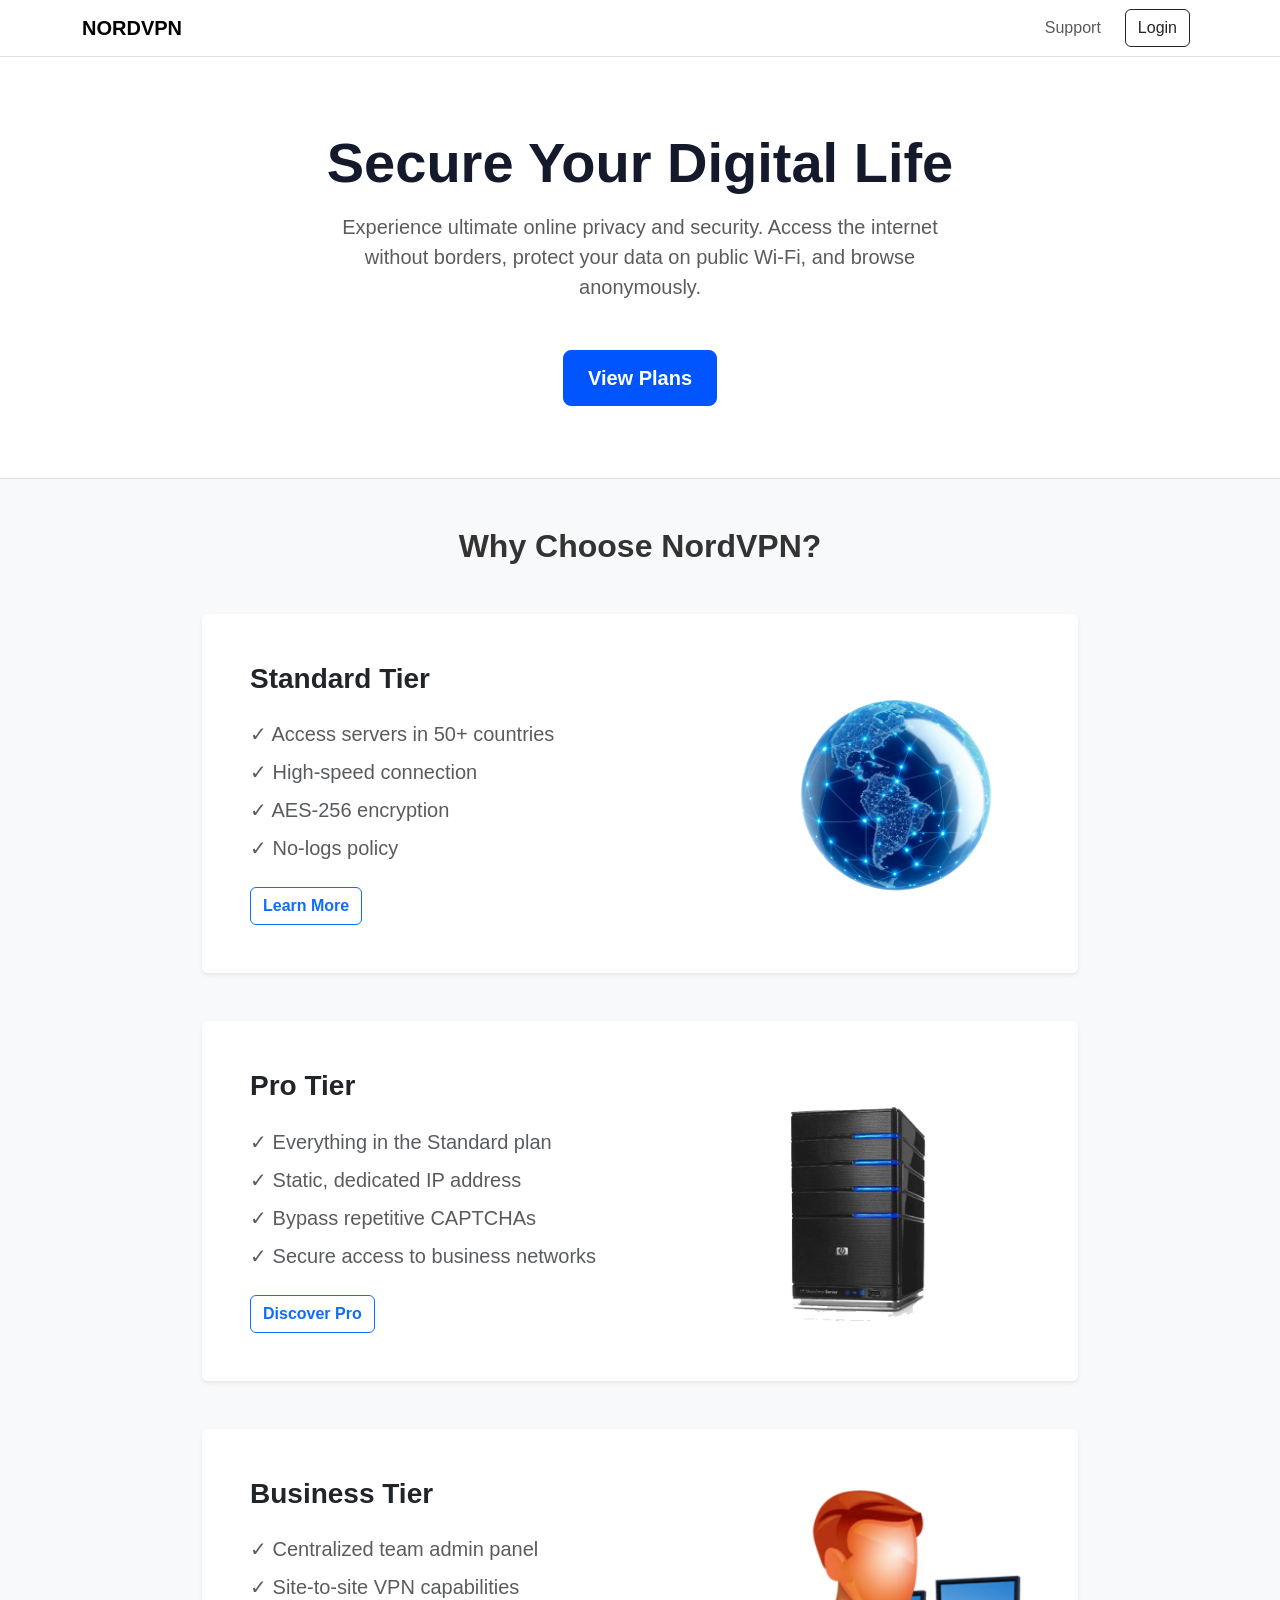
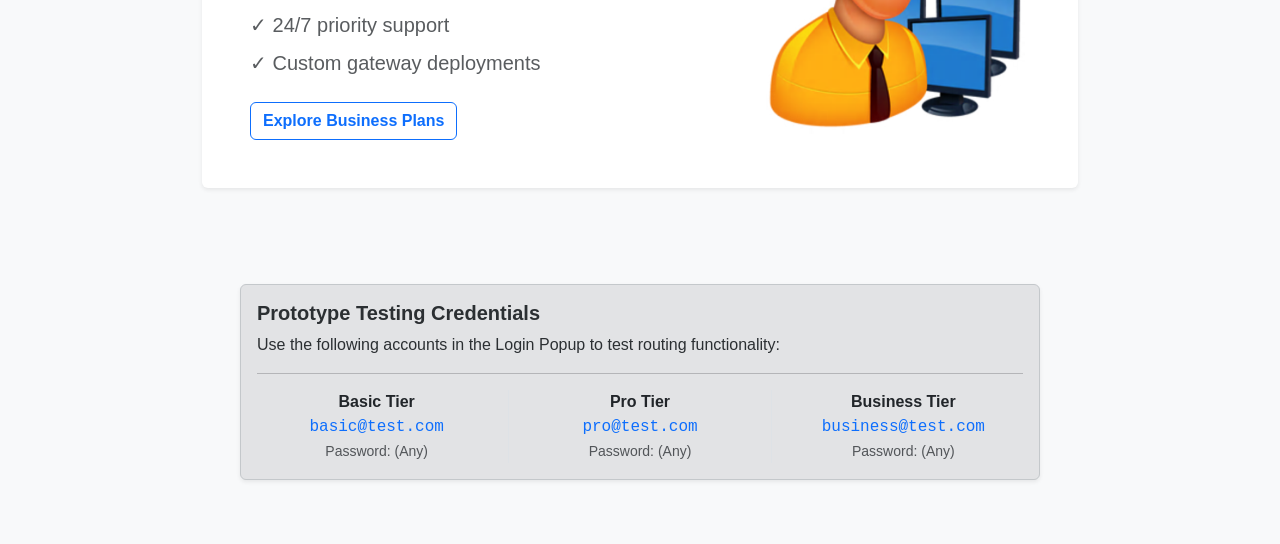
<file: index.html>
<!DOCTYPE html>
<html lang="en">
<head>
    <!-- Character encoding and viewport setup -->
    <meta charset="UTF-8">
    <meta name="viewport" content="width=device-width, initial-scale=1.0">

    <!-- Cache-control tags to ensure the browser fetches fresh code every time -->
    <meta http-equiv="Cache-Control" content="no-cache, no-store, must-revalidate">
    <meta http-equiv="Pragma" content="no-cache">
    <meta http-equiv="Expires" content="0">
    
    <!-- Page Title -->
    <title>NordVPN - Secure Your Digital Life</title>
    
    <!-- Bootstrap CSS framework -->
    <link href="https://cdn.jsdelivr.net/npm/bootstrap@5.3.0/dist/css/bootstrap.min.css" rel="stylesheet">
    
    <!-- Link to style.css -->
    <link rel="stylesheet" href="style.css">
</head>
<body class="bg-light">
    <header>
        <!-- Navigation bar uses Bootstrap -->
        <nav class="navbar navbar-expand-lg navbar-light bg-white border-bottom">
            <div class="container">

                <!-- NordVPN Logo -->
                <a class="navbar-brand fw-bold" href="index.html">NORDVPN</a>

                <!-- Navigation links align right -->
                <div class="navbar-nav ms-auto align-items-center">
                    <a class="nav-link me-3" href="contact.html">Support</a>
                    
                    <!-- Login Popup Trigger -->
                    <button class="btn btn-outline-dark me-2" data-bs-toggle="modal" data-bs-target="#loginModal">Login</button>
                </div>
            </div>
        </nav>
    </header>

    <main>
        <!-- Hero Section -->
        <div class="py-5 text-center bg-white border-bottom">
            <div class="container mt-4 mb-4">
                <h1 class="display-4 fw-bold mb-3">Secure Your Digital Life</h1>
                <p class="lead text-muted mb-5 mx-auto" style="max-width: 600px;">
                    Experience ultimate online privacy and security. Access the internet without borders, protect your data on public Wi-Fi, and browse anonymously.
                </p>
                <div class="d-flex justify-content-center gap-3">
                    <a href="pricing.html" class="btn btn-primary btn-lg px-4 fw-bold">View Plans</a>
                </div>
            </div>
        </div>

        <div class="container py-5 mx-auto" style="max-width: 900px;">
            <h2 class="text-center mb-5 fw-bold">Why Choose NordVPN?</h2>
            
            <!-- Standard Tier Section -->
            <div class="card mb-5 shadow-sm border-0 bg-white">
                <div class="row g-0 align-items-center">
                    <div class="col-md-7 p-4 p-md-5">
                        <h3 class="mb-4 fw-bold">Standard Tier</h3>
                        <ul class="list-unstyled text-muted mb-4 fs-5">
                            <li class="mb-2">✓ Access servers in 50+ countries</li>
                            <li class="mb-2">✓ High-speed connection</li>
                            <li class="mb-2">✓ AES-256 encryption</li>
                            <li>✓ No-logs policy</li>
                        </ul>
                        <a href="pricing.html" class="btn btn-outline-primary fw-bold">Learn More</a>
                    </div>
                    <div class="col-md-5 text-center p-3 p-md-0">
                        <img src="images/digital globe network.png" alt="digital globe network" class="img-fluid rounded-end" style="max-height: 250px; object-fit: cover;">
                    </div>
                </div>
            </div>

            <!-- Pro Tier Section -->
            <div class="card mb-5 shadow-sm border-0 bg-white">
                <div class="row g-0 align-items-center">
                    <div class="col-md-7 p-4 p-md-5">
                        <h3 class="mb-4 fw-bold">Pro Tier</h3>
                        <ul class="list-unstyled text-muted mb-4 fs-5">
                            <li class="mb-2">✓ Everything in the Standard plan</li>
                            <li class="mb-2">✓ Static, dedicated IP address</li>
                            <li class="mb-2">✓ Bypass repetitive CAPTCHAs</li>
                            <li>✓ Secure access to business networks</li>
                        </ul>
                        <a href="pricing.html" class="btn btn-outline-primary fw-bold">Discover Pro</a>
                    </div>
                    <div class="col-md-5 text-center p-3 p-md-0">
                        <img src="images/server.png" alt="Dedicated Server" class="img-fluid rounded-end" style="max-height: 250px; object-fit: cover;">
                    </div>
                </div>
            </div>

            <!-- Business Tier Section -->
            <div class="card mb-5 shadow-sm border-0 bg-white">
                <div class="row g-0 align-items-center">
                    <div class="col-md-7 p-4 p-md-5">
                        <h3 class="mb-4 fw-bold">Business Tier</h3>
                        <ul class="list-unstyled text-muted mb-4 fs-5">
                            <li class="mb-2">✓ Centralized team admin panel</li>
                            <li class="mb-2">✓ Site-to-site VPN capabilities</li>
                            <li class="mb-2">✓ 24/7 priority support</li>
                            <li>✓ Custom gateway deployments</li>
                        </ul>
                        <a href="pricing.html" class="btn btn-outline-primary fw-bold">Explore Business Plans</a>
                    </div>
                    <div class="col-md-5 text-center p-3 p-md-0">
                        <img src="images/admin.png" alt="Admin Dashboard" class="img-fluid rounded-end" style="max-height: 250px; object-fit: cover;">
                    </div>
                </div>
            </div>
        </div>

        <!-- Test credentials for workmate/son testing -->
        <div class="container pb-5">
            <div class="alert alert-secondary text-start mx-auto shadow-sm" style="max-width: 800px;" role="alert">
                <h5 class="alert-heading fw-bold">Prototype Testing Credentials</h5>
                <p class="mb-2">Use the following accounts in the Login Popup to test routing functionality:</p>
                <hr>
                <div class="row text-center mt-3">
                    <div class="col-md-4 mb-3 mb-md-0">
                        <strong class="d-block text-dark">Basic Tier</strong>
                        <code class="fs-6 bg-transparent text-primary p-0">basic@test.com</code><br>
                        <span class="text-muted small">Password: (Any)</span>
                    </div>
                    <div class="col-md-4 border-start border-end mb-3 mb-md-0">
                        <strong class="d-block text-dark">Pro Tier</strong>
                        <code class="fs-6 bg-transparent text-primary p-0">pro@test.com</code><br>
                        <span class="text-muted small">Password: (Any)</span>
                    </div>
                    <div class="col-md-4">
                        <strong class="d-block text-dark">Business Tier</strong>
                        <code class="fs-6 bg-transparent text-primary p-0">business@test.com</code><br>
                        <span class="text-muted small">Password: (Any)</span>
                    </div>
                </div>
            </div>
        </div>
    </main>

    <!-- Login Popup (modal) -->
    <div class="modal fade" id="loginModal" tabindex="-1" aria-labelledby="loginModalLabel" aria-hidden="true">
        <div class="modal-dialog modal-dialog-centered">
            <div class="modal-content">
                <div class="modal-header border-0 pb-0">
                    <h5 class="modal-title fw-bold" id="loginModalLabel">Log In to NordVPN</h5>
                    <button type="button" class="btn-close" data-bs-dismiss="modal" aria-label="Close"></button>
                </div>
                <div class="modal-body pt-4">
                    <form id="loginForm">
                        <div class="mb-3">
                            <label for="loginEmail" class="form-label">Email address</label>
                            <input type="email" class="form-control" id="loginEmail" placeholder="basic@test.com" required>
                        </div>
                        <div class="mb-4">
                            <label for="loginPassword" class="form-label">Password</label>
                            <input type="password" class="form-control" id="loginPassword" required>
                        </div>
                        <div id="loginError" class="text-danger mb-3 d-none">Invalid email or password. Please use a testing email.</div>
                        <button type="submit" class="btn btn-primary w-100 fw-bold">Log In</button>
                    </form>
                </div>
            </div>
        </div>
    </div>

    <!-- Bootstrap JS bundle -->
    <script src="https://cdn.jsdelivr.net/npm/bootstrap@5.3.0/dist/js/bootstrap.bundle.min.js"></script>

    <!-- Script to handle routing to dashboard files -->
    <script>
        document.addEventListener("DOMContentLoaded", function() {
            const loginForm = document.getElementById('loginForm');
            const loginError = document.getElementById('loginError');

            loginForm.addEventListener('submit', function(event) {
                event.preventDefault();
                const emailInput = document.getElementById('loginEmail').value.toLowerCase();
                loginError.classList.add('d-none');

                // Redirect based on test accounts to their respective dashboard files
                if (emailInput === 'basic@test.com') {
                    window.location.href = 'dashboard-basic.html';
                } 
                else if (emailInput === 'pro@test.com') {
                    window.location.href = 'dashboard-pro.html';
                } 
                else if (emailInput === 'business@test.com') {
                    window.location.href = 'dashboard-business.html';
                } 
                else {
                    loginError.classList.remove('d-none');
                }
            });
        });
    </script>
</body>
</html>
</file>
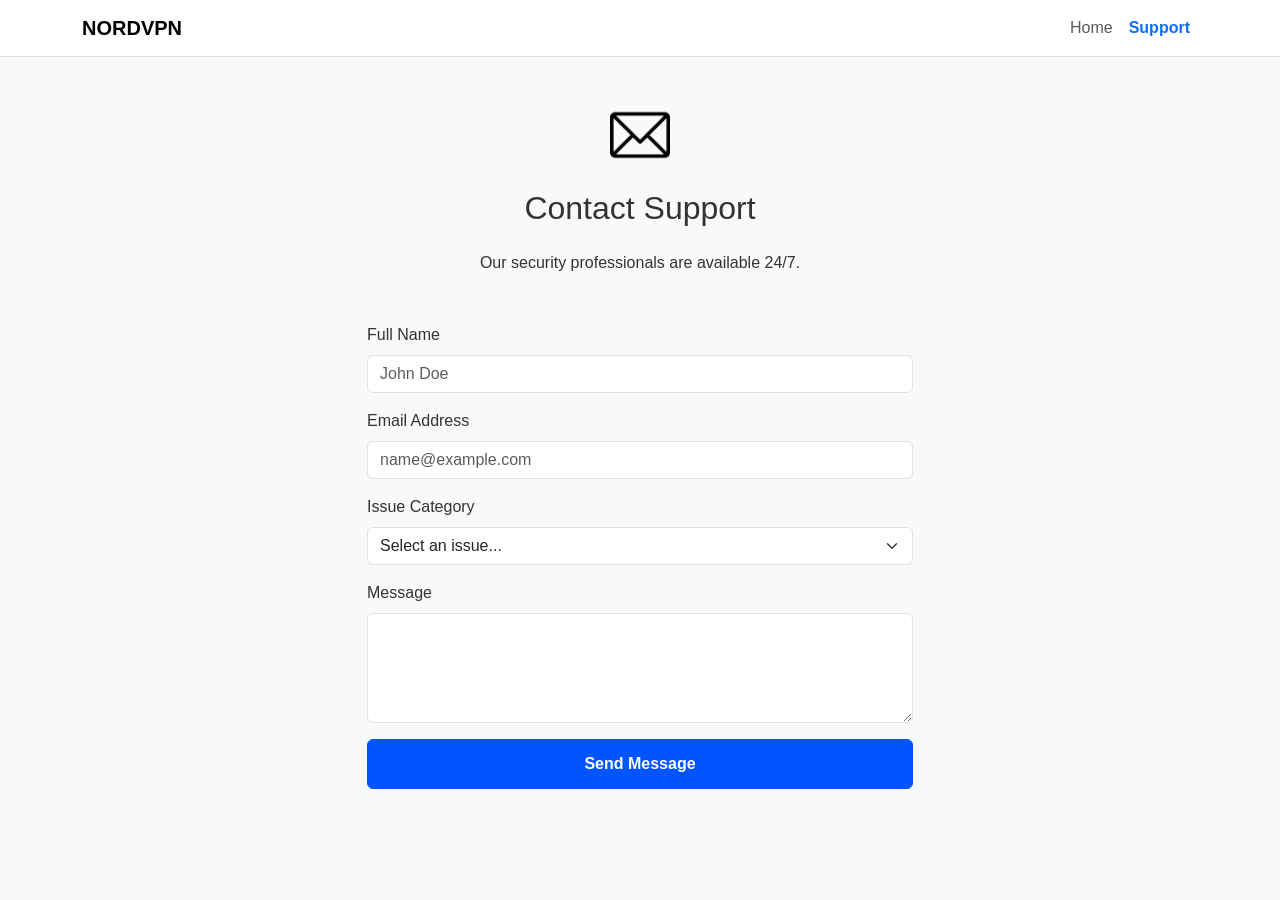
<file: contact.html>
<!DOCTYPE html>
<html lang="en">
    <head>
        <meta charset="UTF-8">
        <meta name="viewport" content="width=device-width, initial-scale=1.0">
        <title>My NordVPN Prototype</title>
        <link href="https://cdn.jsdelivr.net/npm/bootstrap@5.3.0/dist/css/bootstrap.min.css" rel="stylesheet">
        <link rel="stylesheet" href="style.css">
    </head>
    <body>
        <header>
            <nav class="navbar navbar-expand-lg navbar-light bg-white border-bottom">
                <div class="container">
                    <a class="navbar-brand fw-bold" href="index.html">NORDVPN</a>

                    <div class="navbar-nav ms-auto">
                        <a class="nav-link" href="index.html">Home</a>
                        <a class="nav-link fw-bold text-primary" href="contact.html">Support</a>
                    </div>
                </div>
            </nav>
        </header>
        <main class="py-5">
            <div class="container">
                <div class="row justify-content-center">
                    <div class="col-md-6">
                        
                        <!-- Support icon -->
                        <div class="text-center mb-4">
                            <img src="images/561127.png" alt="Support Icon" style="width: 60px;">
                        </div>
                        
                        <!-- Page heading -->
                        <h2 class="mb-4 text-center">Contact Support</h2>
                        <p class="text-center mb-5">Our security professionals are available 24/7.</p>

                        
                           <!--SUPPORT FORM-->
                        <form id="support-Form" class="needs-validation" novalidate>
                            
                            <!-- Name input field -->
                            <div class="mb-3">
                                <label for="name-Input" class="form-label">Full Name</label>
                                <input type="text" id="name-Input" class="form-control" placeholder="John Doe" required>
                                <div class="invalid-feedback">Please enter your full name.</div>
                            </div>

                            <!-- Email input field -->
                            <div class="mb-3">
                                <label for="email-Input" class="form-label">Email Address</label>
                                <input type="email" id="email-Input" class="form-control" placeholder="name@example.com" required>
                                <div class="invalid-feedback">Please enter a valid email address.</div>
                            </div>

                            <!-- Category dropdown -->
                            <div class="mb-3">
                                <label for="category-Input" class="form-label">Issue Category</label>
                                <select id="category-Input" class="form-select" required>
                                    <option value="" selected disabled>Select an issue...</option>
                                    <option value="connectivity">Connectivity Issue</option>
                                    <option value="billing">Account Billing</option>
                                    <option value="security">Technical Security Query</option>
                                </select>
                                <div class="invalid-feedback">Please select a category.</div>
                            </div>
                            <div class="mb-3">
                                <label for="message-Input" class="form-label">Message</label>
                                <textarea id="message-Input" class="form-control" rows="4" required minlength="10"></textarea>
                                <div class="invalid-feedback">Please provide more details (minimum 10 characters).</div>
                            </div>
                            
                            <!-- Status message area (success/error) -->
                            <div id="form-status" aria-live="polite" class="mb-3 text-center fw-bold"></div>
                            
                            <!--Submit Button-->
                            <button type="submit" class="btn btn-primary w-100">Send Message</button>
                        </form>
                    </div>
                </div>
            </div>
        </main>

        <!--Form Validation-->
        <script>
            document.addEventListener('DOMContentLoaded', function () {
                const form = document.getElementById('support-Form');
                const statusDiv = document.getElementById('form-status');

                form.addEventListener('submit', function (event) {
                    // Prevent the page from refreshing when the button is clicked
                    event.preventDefault();
                    
                    // Check if the form meets all HTML requirements
                    if (!form.checkValidity()) {
                        event.stopPropagation();
                        statusDiv.textContent = 'Please fill out all required fields.';
                        statusDiv.className = 'mb-3 text-center fw-bold text-danger';
                    } else {
                        // If everything is valid
                        statusDiv.textContent = 'Enquiry Submitted! A technician will contact you shortly.';
                        statusDiv.className = 'mb-3 text-center fw-bold text-success';
                        
                        // Clear the form fields for the next use
                        form.reset();
                        form.classList.remove('was-validated');
                        return; // Exit the function early so we don't apply the 'was-validated' class again
                    }

                    // Add Bootstrap's validation class to show the green/red outlines
                    form.classList.add('was-validated');
                });
            });
        </script>
    </body>
</html>
</file>
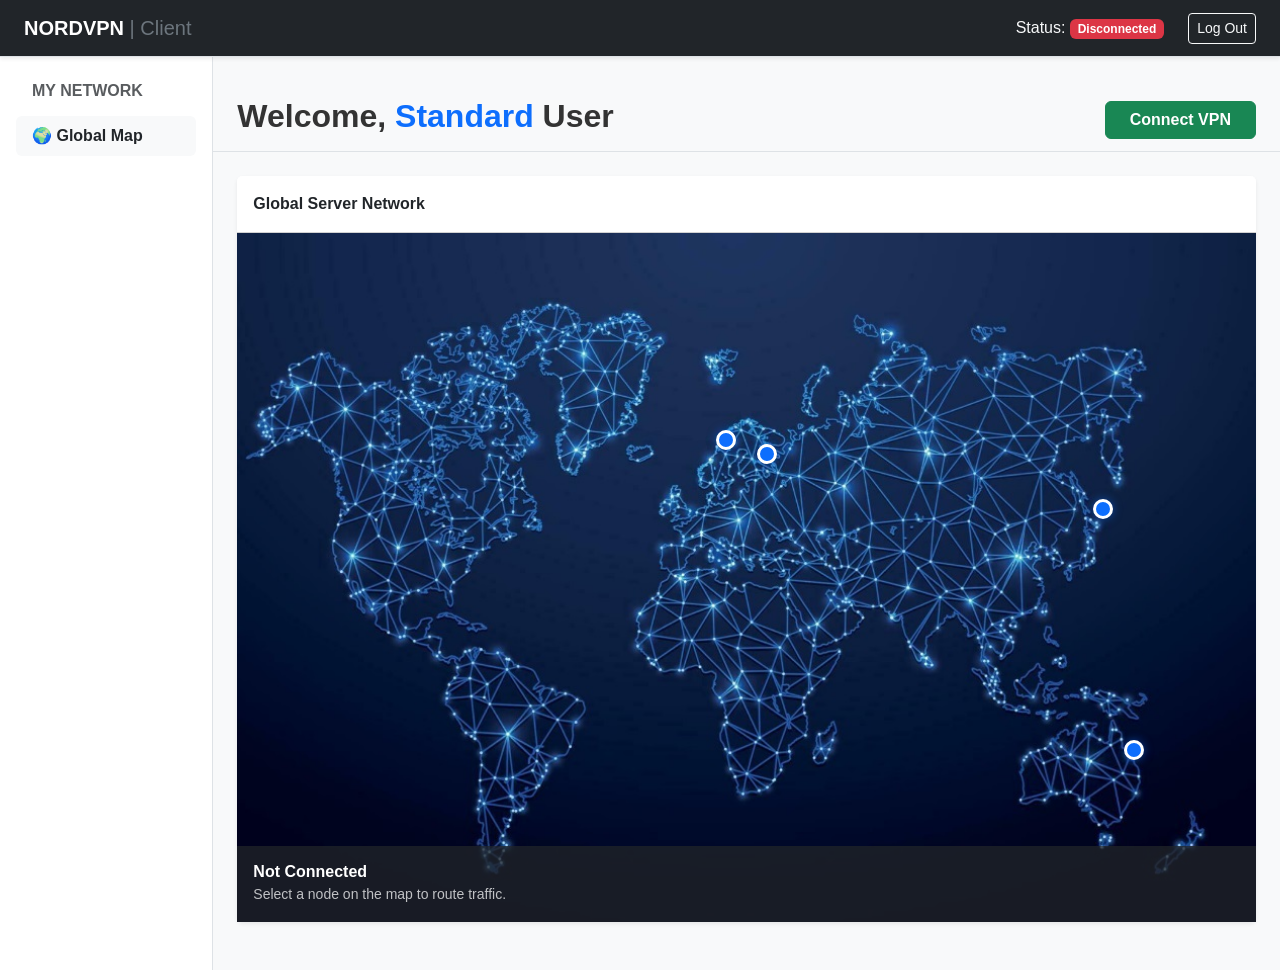
<file: dashboard-basic.html>
<!DOCTYPE html>
<html lang="en">
<head>
    <!-- Character encoding -->
    <meta charset="UTF-8">

    <!-- Responsive design for different screen sizes -->
    <meta name="viewport" content="width=device-width, initial-scale=1.0">

    <!-- Page title -->
    <title>NordVPN - Basic Dashboard</title>
    
    <!-- Bootstrap framework for layout and UI components -->
    <link href="https://cdn.jsdelivr.net/npm/bootstrap@5.3.0/dist/css/bootstrap.min.css" rel="stylesheet">
    <link rel="stylesheet" href="style.css">
</head>
<body class="bg-light">
    
    <!-- NAVIGATION BAR -->
    <header>
        <nav class="navbar navbar-expand-lg navbar-dark bg-dark border-bottom shadow-sm">
            <div class="container-fluid px-4">
                <a class="navbar-brand fw-bold tracking-wide" href="index.html">NORDVPN <span class="fw-light text-secondary">| Client</span></a>
                <div class="d-flex align-items-center">

                    <!-- Connection status -->
                    <span class="text-light me-4">Status: <span class="badge bg-danger" id="connectionStatus">Disconnected</span></span>
                    
                    <!-- Logout button -->
                    <a class="btn btn-sm btn-outline-light" href="index.html">Log Out</a>
                </div>
            </div>
        </nav>
    </header>

    <!-- MAIN DASHBOARD -->
    <!-- Changed to container-fluid with px-0 to allow full-width scaling on large monitors -->
    <div class="container-fluid px-0">
        <!-- Added g-0 to remove column gutters that cause letterboxing -->
        <div class="row g-0">
            
            <!-- SIDEBAR -->
            <!-- Note: d-none d-md-block added to hide the vertical whitespace gap on mobile devices -->
            <nav class="col-md-3 col-lg-2 d-none d-md-block bg-white sidebar border-end" style="min-height: 90vh;">
                <div class="position-sticky pt-4 px-3">
                    <h6 class="sidebar-heading d-flex justify-content-between align-items-center px-3 mb-3 text-muted text-uppercase fw-bold">
                        <span>My Network</span>
                    </h6>
                    <ul class="nav flex-column mb-4">
                        <li class="nav-item mb-2">
                            <a class="nav-link active fw-bold text-dark bg-light rounded" href="#">🌍 Global Map</a>
                        </li>
                    </ul>
                </div>
            </nav>

            <!-- Removed px-md-5 to let the map card hit the edges on large screens -->
            <!-- Changed py-4 to py-md-4 py-2 to reduce the top gap on mobile -->
            <main class="col-md-9 ms-sm-auto col-lg-10 py-md-4 py-2">
                
                <!-- Header and connect button (Added px-4 to keep text aligned while map is wide) -->
                <!-- Reduced mb-4 to mb-md-4 mb-2 for tighter spacing on mobile -->
                <div class="d-flex justify-content-between flex-wrap flex-md-nowrap align-items-center pt-3 pb-2 mb-md-4 mb-2 border-bottom px-4">
                    <h1 class="h2 fw-bold">Welcome, <span class="text-primary">Standard</span> User</h1>
                    
                    <!-- Connect button -->
                    <button class="btn btn-success fw-bold px-4" id="connectBtn">Connect VPN</button>
                </div>

                <!-- Changed mx-4 to mx-md-4 mx-0 to allow the map to go edge-to-edge on mobile -->
                <!-- Added style="max-width: 1200px;" to prevent the map from blowing out on 34-inch ultrawides -->
                <div class="card shadow-sm border-0 mb-4 mx-md-4 mx-0" style="max-width: 1200px;">
                    <div class="card-header bg-white fw-bold py-3">Global Server Network</div>
                    <!-- Removed overflow:hidden and height:auto; background matches image aspect ratio -->
                    <div class="card-body bg-light p-0 position-relative" id="mapContainer" style="width: 100%; height: auto; background-color: #1a1a1a;">
                        
                        <!-- Removed object-fit:cover to prevent cropping; display:block ensures no gaps -->
                        <!-- Added !important overrides to bypass any conflicting styles in style.css -->
                        <img src="images/InteractiveMap.jpg" alt="Interactive World Map" style="width: 100% !important; height: auto !important; max-height: none !important; display: block !important; z-index: 1;">

                        <div class="map-node" data-location="London, UK" data-ip="82.163.43.90" style="top: 30%; left: 48%;"></div>
                        <div class="map-node" data-location="Tokyo, Japan" data-ip="133.24.90.11" style="top: 40%; left: 85%;"></div>
                        <div class="map-node" data-location="Sydney, Australia" data-ip="203.0.113.45" style="top: 75%; left: 88%;"></div>
                        <div class="map-node" data-location="Frankfurt, Germany" data-ip="18.192.45.1" style="top: 32%; left: 52%;"></div>

                        <div class="position-absolute bottom-0 start-0 w-100 p-3 bg-dark text-white bg-opacity-75" style="z-index: 10;">
                            <div class="d-flex justify-content-between align-items-center">
                                <div>
                                    <h6 class="mb-0 fw-bold" id="mapStatusText">Not Connected</h6>
                                    <small id="mapIpText" class="text-light opacity-75">Select a node on the map to route traffic.</small>
                                </div>
                                <button class="btn btn-sm btn-danger fw-bold d-none" id="mapDisconnectBtn">Disconnect</button>
                            </div>
                        </div>

                        <style>
                            /* Added translate(-50%, -50%) to ensure node centers stay pinned during scaling */
                            .map-node { position: absolute; width: 20px; height: 20px; background-color: #0d6efd; border: 3px solid #fff; border-radius: 50%; cursor: pointer; z-index: 5; transition: all 0.3s ease; box-shadow: 0 0 10px rgba(13, 110, 253, 0.5); opacity: 1; transform: translate(-50%, -50%); }
                            .map-node:hover { transform: translate(-50%, -50%) scale(1.3); }
                            .map-connected .map-node { opacity: 0.4; background-color: #adb5bd; box-shadow: none; border-color: rgba(255, 255, 255, 0.5); }
                            .map-connected .map-node.active { opacity: 1; background-color: #dc3545; border-color: #fff; box-shadow: 0 0 0 0 rgba(220, 53, 69, 0.7); animation: pulse-red 1.5s infinite cubic-bezier(0.66, 0, 0, 1); }
                            @keyframes pulse-red { to { box-shadow: 0 0 0 20px rgba(220, 53, 69, 0); } }
                        </style>
                    </div>
                </div>
            </main>
        </div>
    </div>

    <script>
        document.addEventListener("DOMContentLoaded", function() {
            const mapNodes = document.querySelectorAll('.map-node');
            const mapContainer = document.getElementById('mapContainer');
            const mapStatusText = document.getElementById('mapStatusText');
            const mapIpText = document.getElementById('mapIpText');
            const mapDisconnectBtn = document.getElementById('mapDisconnectBtn');
            const globalStatusBadge = document.getElementById('connectionStatus');
            const mainConnectBtn = document.getElementById('connectBtn');

            function disconnectMap() {
                mapNodes.forEach(n => n.classList.remove('active'));
                if(mapContainer) mapContainer.classList.remove('map-connected');
                mapStatusText.textContent = 'Not Connected';
                mapIpText.textContent = 'Select a node on the map to route traffic.';
                mapDisconnectBtn.classList.add('d-none');
                globalStatusBadge.textContent = 'Disconnected';
                globalStatusBadge.className = 'badge bg-danger';
                mainConnectBtn.textContent = 'Connect VPN';
                mainConnectBtn.className = 'btn btn-success fw-bold px-4';
            }

            mapNodes.forEach(node => {
                node.addEventListener('click', function() {
                    mapNodes.forEach(n => n.classList.remove('active'));
                    this.classList.add('active');
                    if(mapContainer) mapContainer.classList.add('map-connected');
                    mapStatusText.textContent = `Connected to: ${this.getAttribute('data-location')}`;
                    mapIpText.textContent = `Assigned IP: ${this.getAttribute('data-ip')}`;
                    mapDisconnectBtn.classList.remove('d-none');
                    globalStatusBadge.textContent = 'Protected';
                    globalStatusBadge.className = 'badge bg-success';
                    mainConnectBtn.textContent = 'Disconnect';
                    mainConnectBtn.className = 'btn btn-danger fw-bold px-4';
                });
            });

            mapDisconnectBtn.addEventListener('click', disconnectMap);
            mainConnectBtn.addEventListener('click', function() {
                if (globalStatusBadge.textContent === 'Disconnected') { if(mapNodes.length > 0) mapNodes[0].click(); } else { disconnectMap(); }
            });
        });
    </script>
</body>
</html>
</file>
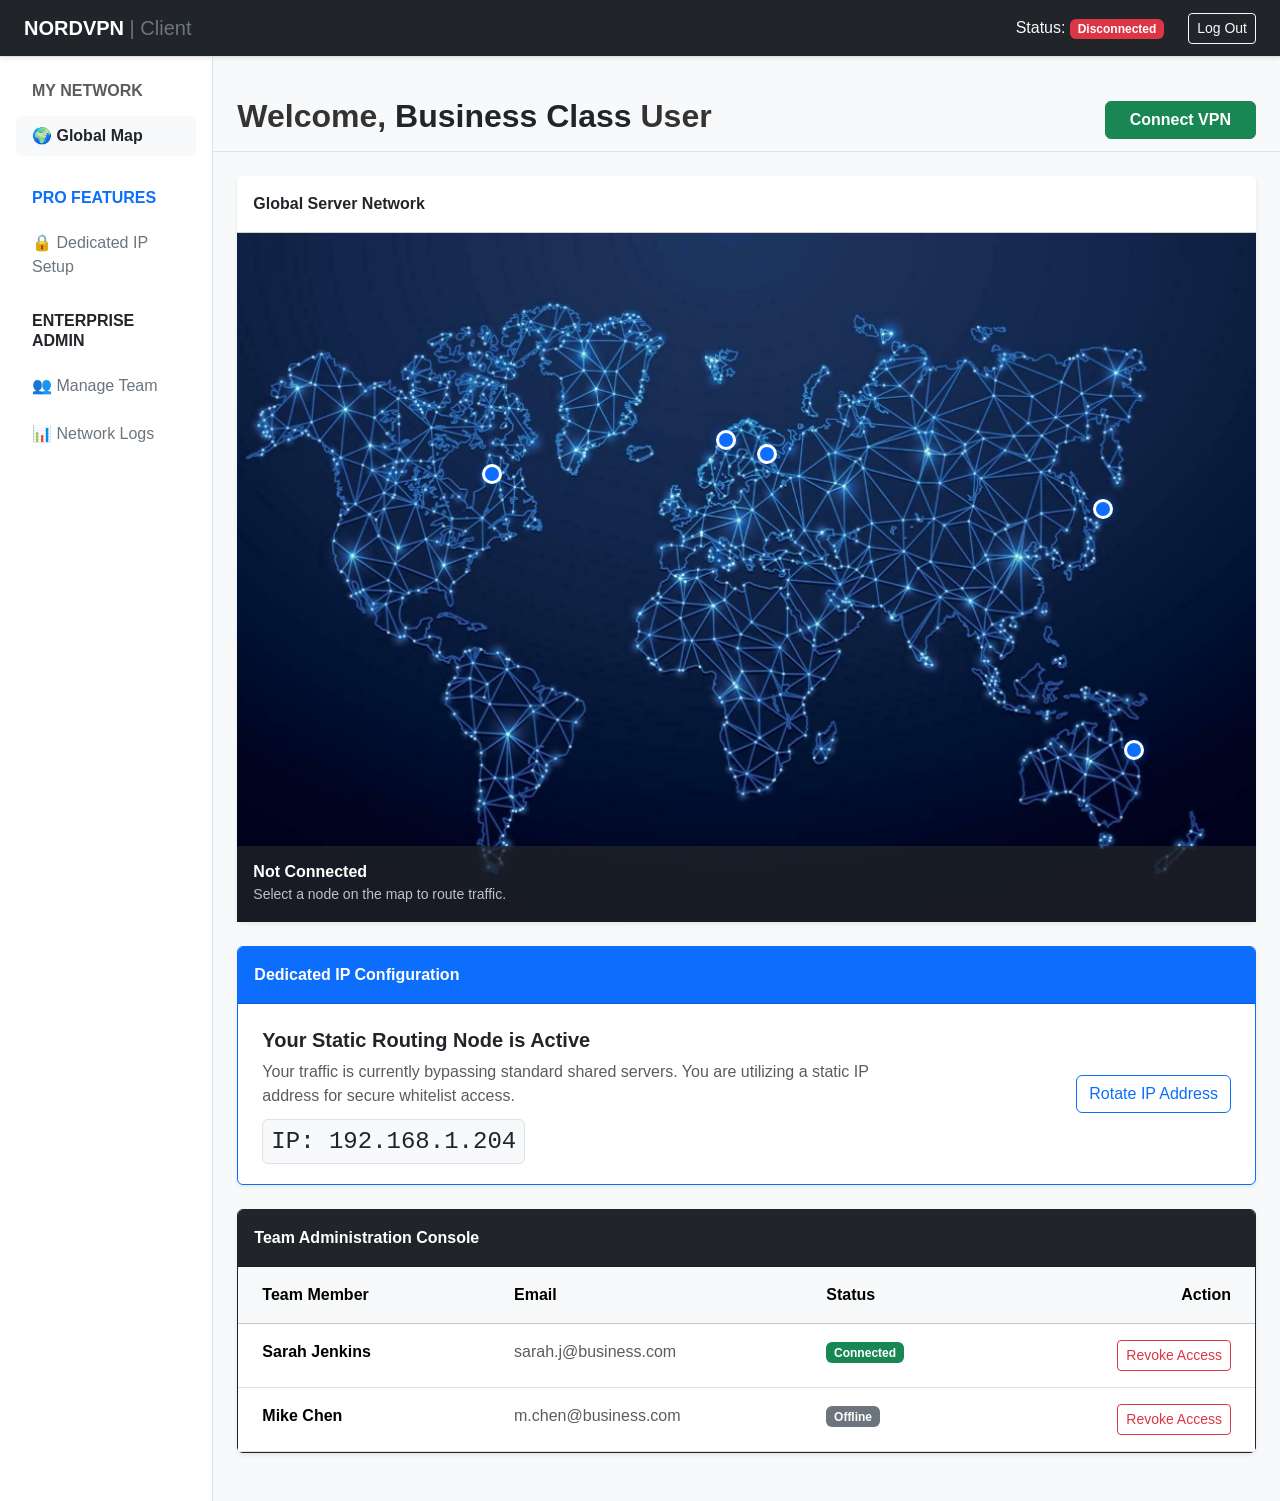
<file: dashboard-business.html>
<!DOCTYPE html>
<html lang="en">
<head>
    <!-- Character encoding -->
    <meta charset="UTF-8">

    <!-- Responsive design for different screen sizes -->
    <meta name="viewport" content="width=device-width, initial-scale=1.0">
    
    <!-- Page title -->
    <title>NordVPN - Business Dashboard</title>

    <!-- Bootstrap framework for layout and UI components -->
    <link href="https://cdn.jsdelivr.net/npm/bootstrap@5.3.0/dist/css/bootstrap.min.css" rel="stylesheet">
    <link rel="stylesheet" href="style.css">
</head>
<body class="bg-light">
    
    <!-- NAVIGATION BAR -->
    <header>
        <nav class="navbar navbar-expand-lg navbar-dark bg-dark border-bottom shadow-sm">
            <div class="container-fluid px-4">
                <a class="navbar-brand fw-bold tracking-wide" href="index.html">NORDVPN <span class="fw-light text-secondary">| Client</span></a>
                <div class="d-flex align-items-center">
                    
                    <!-- Connection status -->
                    <span class="text-light me-4">Status: <span class="badge bg-danger" id="connectionStatus">Disconnected</span></span>
                    
                    <!-- Logout button -->
                    <a class="btn btn-sm btn-outline-light" href="index.html">Log Out</a>
                </div>
            </div>
        </nav>
    </header>

    <!-- MAIN DASHBOARD -->
    <!-- Changed to container-fluid with px-0 to allow full-width scaling on large monitors -->
    <div class="container-fluid px-0">
        <!-- Added g-0 to remove column gutters that cause letterboxing -->
        <div class="row g-0">
            
            <!-- SIDEBAR -->
            <!-- Note: d-none d-md-block added to hide the vertical whitespace gap on mobile devices -->
            <nav class="col-md-3 col-lg-2 d-none d-md-block bg-white sidebar border-end" style="min-height: 90vh;">
                <div class="position-sticky pt-4 px-3">
                    <h6 class="sidebar-heading d-flex justify-content-between align-items-center px-3 mb-3 text-muted text-uppercase fw-bold">
                        <span>My Network</span>
                    </h6>
                    <ul class="nav flex-column mb-4">
                        <li class="nav-item mb-2"><a class="nav-link active fw-bold text-dark bg-light rounded" href="#">🌍 Global Map</a></li>
                    </ul>

                    <h6 class="sidebar-heading d-flex justify-content-between align-items-center px-3 mb-3 text-primary text-uppercase fw-bold mt-4">
                        <span>Pro Features</span>
                    </h6>
                    <ul class="nav flex-column mb-4">
                        <li class="nav-item"><a class="nav-link text-secondary" href="#">🔒 Dedicated IP Setup</a></li>
                    </ul>

                    <h6 class="sidebar-heading d-flex justify-content-between align-items-center px-3 mb-3 text-dark text-uppercase fw-bold mt-4">
                        <span>Enterprise Admin</span>
                    </h6>
                    <ul class="nav flex-column">
                        <li class="nav-item mb-2"><a class="nav-link text-secondary" href="#">👥 Manage Team</a></li>
                        <li class="nav-item"><a class="nav-link text-secondary" href="#">📊 Network Logs</a></li>
                    </ul>
                </div>
            </nav>

            <!-- Removed px-md-5 to let the map card hit the edges on large screens -->
            <!-- Changed py-4 to py-md-4 py-2 to reduce the top gap on mobile -->
            <main class="col-md-9 ms-sm-auto col-lg-10 py-md-4 py-2">

                <!-- Header and connect button -->
                <!-- Reduced mb-4 to mb-md-4 mb-2 for tighter spacing on mobile -->
                <div class="d-flex justify-content-between flex-wrap flex-md-nowrap align-items-center pt-3 pb-2 mb-md-4 mb-2 border-bottom px-4">
                    <h1 class="h2 fw-bold">Welcome, <span class="text-dark">Business Class</span> User</h1>
                    
                    <!-- Connect button -->
                    <button class="btn btn-success fw-bold px-4" id="connectBtn">Connect VPN</button>
                </div>

                <!-- Changed mx-4 to mx-md-4 mx-0 to allow the map to go edge-to-edge on mobile -->
                <!-- Added style="max-width: 1200px;" to prevent the map from blowing out on 34-inch ultrawides -->
                <div class="card shadow-sm border-0 mb-4 mx-md-4 mx-0" style="max-width: 1200px;">
                    <div class="card-header bg-white fw-bold py-3">Global Server Network</div>
                    <!-- Removed overflow:hidden and fixed height to allow the map to scale naturally -->
                    <div class="card-body bg-light p-0 position-relative" id="mapContainer" style="width: 100%; height: auto; background-color: #1a1a1a;">
                        
                        <!-- Removed object-fit:cover and absolute positioning to prevent cropping -->
                        <!-- Added !important overrides to bypass any conflicting styles in style.css -->
                        <img src="images/InteractiveMap.jpg" alt="Interactive World Map" style="width: 100% !important; height: auto !important; max-height: none !important; display: block !important; z-index: 1;">

                        <div class="map-node" data-location="New York, USA" data-ip="104.18.32.12" style="top: 35%; left: 25%;"></div>
                        <div class="map-node" data-location="London, UK" data-ip="82.163.43.90" style="top: 30%; left: 48%;"></div>
                        <div class="map-node" data-location="Tokyo, Japan" data-ip="133.24.90.11" style="top: 40%; left: 85%;"></div>
                        <div class="map-node" data-location="Sydney, Australia" data-ip="203.0.113.45" style="top: 75%; left: 88%;"></div>
                        <div class="map-node" data-location="Frankfurt, Germany" data-ip="18.192.45.1" style="top: 32%; left: 52%;"></div>

                        <div class="position-absolute bottom-0 start-0 w-100 p-3 bg-dark text-white bg-opacity-75" style="z-index: 10;">
                            <div class="d-flex justify-content-between align-items-center">
                                <div>
                                    <h6 class="mb-0 fw-bold" id="mapStatusText">Not Connected</h6>
                                    <small id="mapIpText" class="text-light opacity-75">Select a node on the map to route traffic.</small>
                                </div>
                                <button class="btn btn-sm btn-danger fw-bold d-none" id="mapDisconnectBtn">Disconnect</button>
                            </div>
                        </div>

                        <style>
                            /* Added translate(-50%, -50%) to ensure node centers stay pinned during scaling */
                            .map-node { position: absolute; width: 20px; height: 20px; background-color: #0d6efd; border: 3px solid #fff; border-radius: 50%; cursor: pointer; z-index: 5; transition: all 0.3s ease; box-shadow: 0 0 10px rgba(13, 110, 253, 0.5); opacity: 1; transform: translate(-50%, -50%); }
                            .map-node:hover { transform: translate(-50%, -50%) scale(1.3); }
                            .map-connected .map-node { opacity: 0.4; background-color: #adb5bd; box-shadow: none; border-color: rgba(255, 255, 255, 0.5); }
                            .map-connected .map-node.active { opacity: 1; background-color: #dc3545; border-color: #fff; box-shadow: 0 0 0 0 rgba(220, 53, 69, 0.7); animation: pulse-red 1.5s infinite cubic-bezier(0.66, 0, 0, 1); }
                            @keyframes pulse-red { to { box-shadow: 0 0 0 20px rgba(220, 53, 69, 0); } }
                        </style>
                    </div>
                </div>

                <!-- Business Specific: Dedicated IP (Added mx-md-4 mx-0 and max-width) -->
                <div class="card shadow-sm border-primary mb-4 mx-md-4 mx-0" style="max-width: 1200px;">
                    <div class="card-header bg-primary text-white fw-bold py-3">Dedicated IP Configuration</div>
                    <div class="card-body p-4">
                        <div class="row align-items-center">
                            <div class="col-md-8">
                                <h5 class="fw-bold">Your Static Routing Node is Active</h5>
                                <p class="text-muted">Your traffic is currently bypassing standard shared servers. You are utilizing a static IP address for secure whitelist access.</p>
                                <code class="fs-4 text-dark bg-light p-2 rounded border">IP: 192.168.1.204</code>
                            </div>
                            <div class="col-md-4 text-end mt-3 mt-md-0">
                                <button class="btn btn-outline-primary">Rotate IP Address</button>
                            </div>
                        </div>
                    </div>
                </div>

                <!-- Business Specific: Team Console (Added mx-md-4 mx-0 and max-width) -->
                <div class="card shadow-sm border-dark mb-4 mx-md-4 mx-0" style="max-width: 1200px;">
                    <div class="card-header bg-dark text-white fw-bold py-3">Team Administration Console</div>
                    <div class="card-body p-0">
                        <div class="table-responsive">
                            <table class="table table-hover mb-0">
                                <thead class="table-light"><tr><th class="px-4 py-3">Team Member</th><th class="py-3">Email</th><th class="py-3">Status</th><th class="px-4 py-3 text-end">Action</th></tr></thead>
                                <tbody>
                                    <tr><td class="px-4 py-3 fw-bold">Sarah Jenkins</td><td class="py-3 text-muted">sarah.j@business.com</td><td class="py-3"><span class="badge bg-success">Connected</span></td><td class="px-4 py-3 text-end"><button class="btn btn-sm btn-outline-danger">Revoke Access</button></td></tr>
                                    <tr><td class="px-4 py-3 fw-bold">Mike Chen</td><td class="py-3 text-muted">m.chen@business.com</td><td class="py-3"><span class="badge bg-secondary">Offline</span></td><td class="px-4 py-3 text-end"><button class="btn btn-sm btn-outline-danger">Revoke Access</button></td></tr>
                                </tbody>
                            </table>
                        </div>
                    </div>
                </div>
            </main>
        </div>
    </div>

    <script>
        document.addEventListener("DOMContentLoaded", function() {
            const mapNodes = document.querySelectorAll('.map-node');
            const mapContainer = document.getElementById('mapContainer');
            const mapStatusText = document.getElementById('mapStatusText');
            const mapIpText = document.getElementById('mapIpText');
            const mapDisconnectBtn = document.getElementById('mapDisconnectBtn');
            const globalStatusBadge = document.getElementById('connectionStatus');
            const mainConnectBtn = document.getElementById('connectBtn');

            function disconnectMap() {
                mapNodes.forEach(n => n.classList.remove('active'));
                if(mapContainer) mapContainer.classList.remove('map-connected');
                mapStatusText.textContent = 'Not Connected';
                mapIpText.textContent = 'Select a node on the map to route traffic.';
                mapDisconnectBtn.classList.add('d-none');
                globalStatusBadge.textContent = 'Disconnected';
                globalStatusBadge.className = 'badge bg-danger';
                mainConnectBtn.textContent = 'Connect VPN';
                mainConnectBtn.className = 'btn btn-success fw-bold px-4';
            }

            mapNodes.forEach(node => {
                node.addEventListener('click', function() {
                    mapNodes.forEach(n => n.classList.remove('active'));
                    this.classList.add('active');
                    if(mapContainer) mapContainer.classList.add('map-connected');
                    mapStatusText.textContent = `Connected to: ${this.getAttribute('data-location')}`;
                    mapIpText.textContent = `Assigned IP: ${this.getAttribute('data-ip')}`;
                    mapDisconnectBtn.classList.remove('d-none');
                    globalStatusBadge.textContent = 'Protected';
                    globalStatusBadge.className = 'badge bg-success';
                    mainConnectBtn.textContent = 'Disconnect';
                    mainConnectBtn.className = 'btn btn-danger fw-bold px-4';
                });
            });

            mapDisconnectBtn.addEventListener('click', disconnectMap);
            mainConnectBtn.addEventListener('click', function() {
                if (globalStatusBadge.textContent === 'Disconnected') { if(mapNodes.length > 0) mapNodes[0].click(); } else { disconnectMap(); }
            });
        });
    </script>
</body>
</html>
</file>
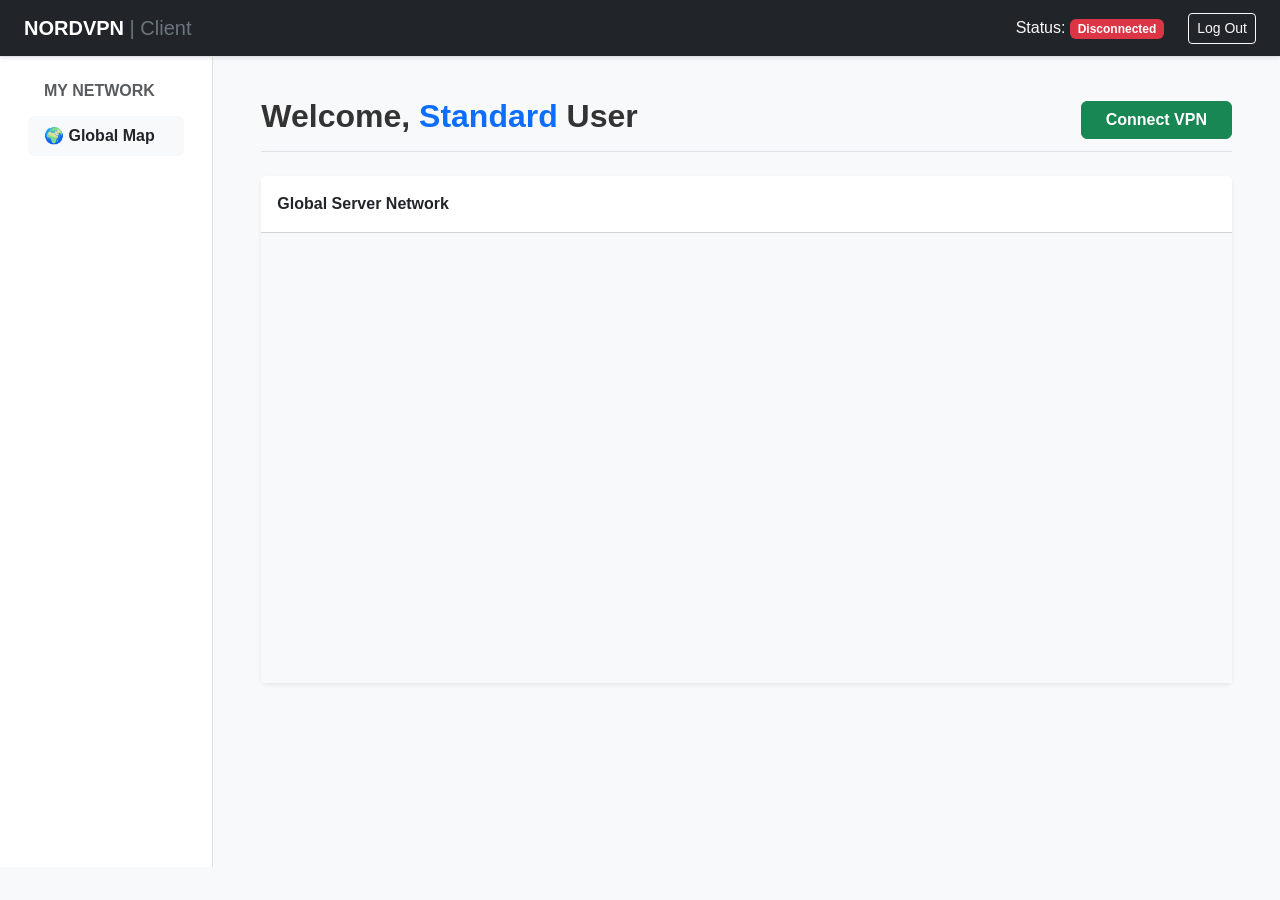
<file: dashboard.html>
<!DOCTYPE html>
<html lang="en">
<head>
    <meta charset="UTF-8">
    <meta name="viewport" content="width=device-width, initial-scale=1.0">
    <title>NordVPN - My Dashboard</title>
    <link href="https://cdn.jsdelivr.net/npm/bootstrap@5.3.0/dist/css/bootstrap.min.css" rel="stylesheet">
    <link rel="stylesheet" href="style.css">
</head>
<body class="bg-light">

    <header>
        <nav class="navbar navbar-expand-lg navbar-dark bg-dark border-bottom shadow-sm">
            <div class="container-fluid px-4">
                <a class="navbar-brand fw-bold tracking-wide" href="index.html">NORDVPN <span class="fw-light text-secondary">| Client</span></a>
                <div class="d-flex align-items-center">
                    <span class="text-light me-4">Status: <span class="badge bg-danger" id="connectionStatus">Disconnected</span></span>
                    <a class="btn btn-sm btn-outline-light" href="index.html">Log Out</a>
                </div>
            </div>
        </nav>
    </header>

    <div class="container-fluid">
        <div class="row">
            
            <nav class="col-md-3 col-lg-2 d-md-block bg-white sidebar border-end" style="min-height: 90vh;">
                <div class="position-sticky pt-4 px-3">
                    <h6 class="sidebar-heading d-flex justify-content-between align-items-center px-3 mb-3 text-muted text-uppercase fw-bold">
                        <span>My Network</span>
                    </h6>
                    <ul class="nav flex-column mb-4">
                        <li class="nav-item mb-2">
                            <a class="nav-link active fw-bold text-dark bg-light rounded" href="#">
                                🌍 Global Map
                            </a>
                        </li>
                    </ul>

                    <div id="proSidebarMenu" class="d-none">
                        <h6 class="sidebar-heading d-flex justify-content-between align-items-center px-3 mb-3 text-primary text-uppercase fw-bold mt-4">
                            <span>Pro Features</span>
                        </h6>
                        <ul class="nav flex-column mb-4">
                            <li class="nav-item">
                                <a class="nav-link text-secondary" href="#">
                                    🔒 Dedicated IP Setup
                                </a>
                            </li>
                        </ul>
                    </div>

                    <div id="businessSidebarMenu" class="d-none">
                        <h6 class="sidebar-heading d-flex justify-content-between align-items-center px-3 mb-3 text-dark text-uppercase fw-bold mt-4">
                            <span>Enterprise Admin</span>
                        </h6>
                        <ul class="nav flex-column">
                            <li class="nav-item mb-2">
                                <a class="nav-link text-secondary" href="#">
                                    👥 Manage Team
                                </a>
                            </li>
                            <li class="nav-item">
                                <a class="nav-link text-secondary" href="#">
                                    📊 Network Logs
                                </a>
                            </li>
                        </ul>
                    </div>
                </div>
            </nav>

            <main class="col-md-9 ms-sm-auto col-lg-10 px-md-5 py-4">
                
                <div class="d-flex justify-content-between flex-wrap flex-md-nowrap align-items-center pt-3 pb-2 mb-4 border-bottom">
                    <h1 class="h2 fw-bold">Welcome, <span id="userTierDisplay" class="text-primary">Standard</span> User</h1>
                    <button class="btn btn-success fw-bold px-4" id="connectBtn">Connect VPN</button>
                </div>

                <div class="card shadow-sm border-0 mb-4">
                    <div class="card-header bg-white fw-bold py-3">Global Server Network</div>
                    <div class="card-body bg-light p-0 position-relative" id="mapContainer" style="height: 450px; overflow: hidden; background-color: #1a1a1a;">
                        
                        <img src="images/InteractiveMap.jpg" alt="Interactive World Map" style="width:
</file>
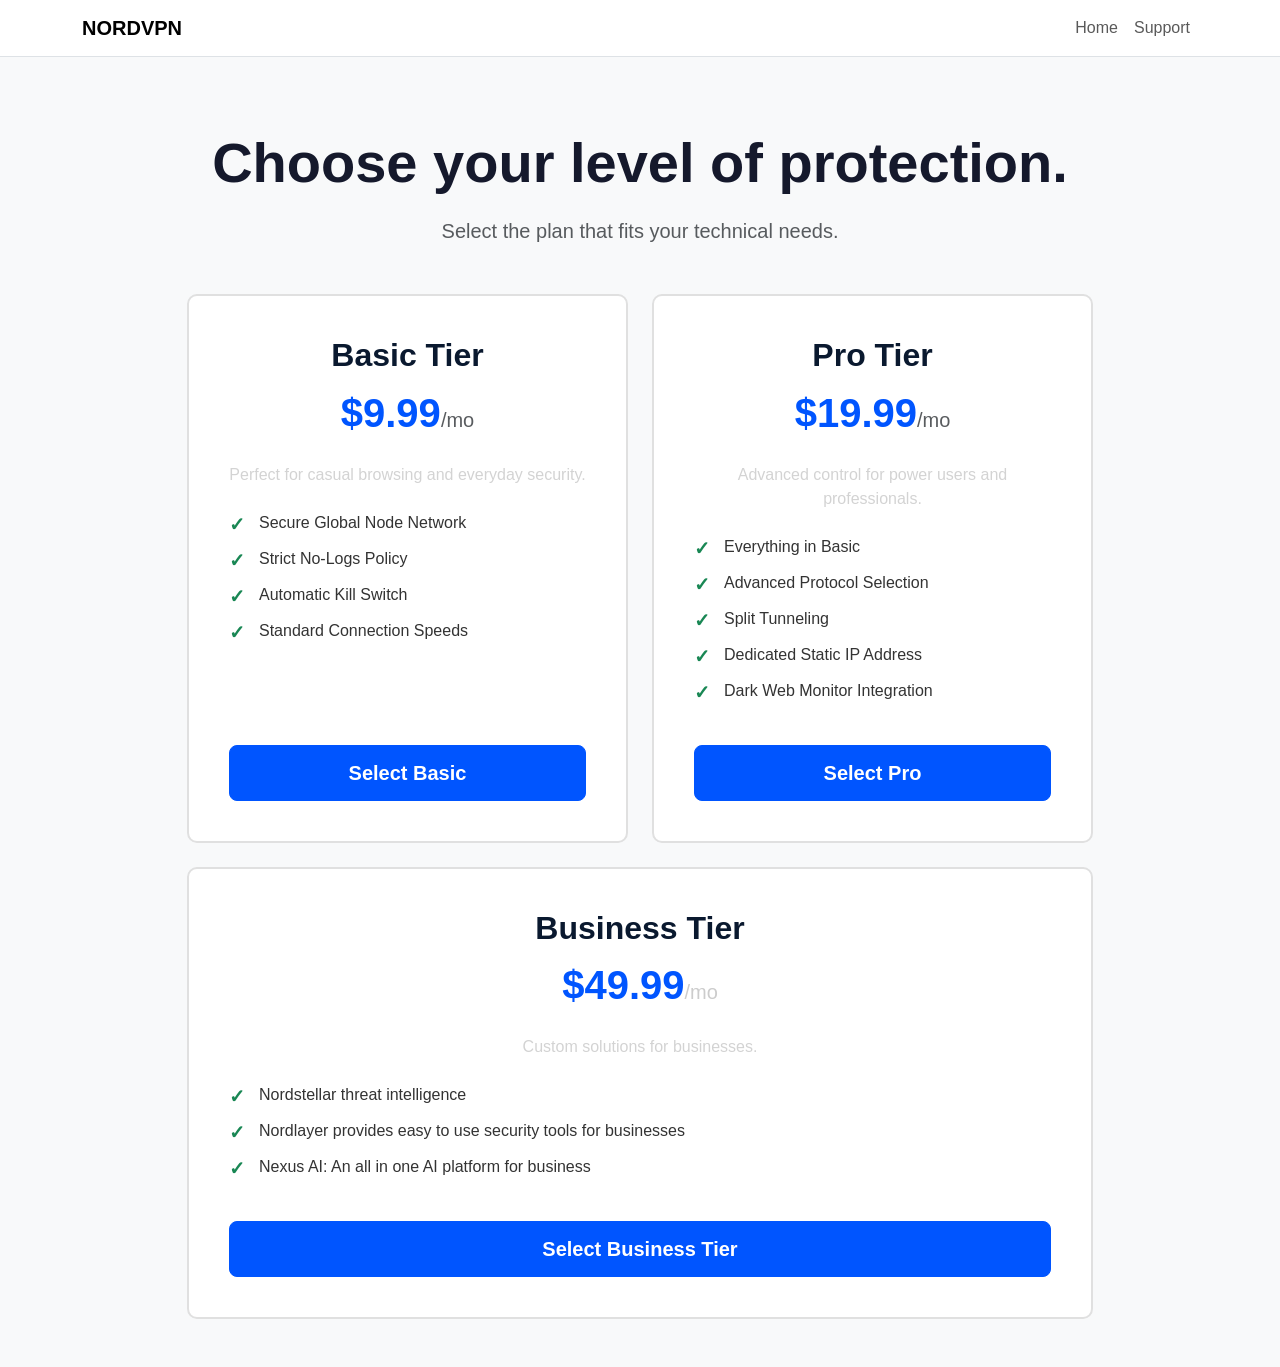
<file: pricing.html>
<!DOCTYPE html>
<html lang="en">
    <head>

        <!-- Character encoding -->
        <meta charset="UTF-8">

        <!-- Responsive design for different screen sizes -->
        <meta name="viewport" content="width=device-width, initial-scale=1.0">
        
        <!-- Page title -->
        <title>Pricing - My NordVPN Prototype</title>

        <!-- Bootstrap CSS framework -->
        <link href="https://cdn.jsdelivr.net/npm/bootstrap@5.3.0/dist/css/bootstrap.min.css" rel="stylesheet">
        <link rel="stylesheet" href="style.css">
    </head>
    <body>

        <!-- NAVIGATION BAR -->
        <header>
            <nav class="navbar navbar-expand-lg navbar-light bg-white border-bottom">
                <div class="container">
                    <a class="navbar-brand fw-bold" href="index.html">NORDVPN</a>
                    <div class="navbar-nav ms-auto">
                        <a class="nav-link" href="index.html">Home</a>
                        <a class="nav-link" href="contact.html">Support</a>
                    </div>
                </div>
            </nav>
        </header>

        <main class="container py-5 mt-4">

            <!--Pricing Content-->
            <div class="text-center mb-5">
                <h1 class="display-4 fw-bold">Choose your level of protection.</h1>
                <p class="lead text-muted">Select the plan that fits your technical needs.</p>
            </div>

            <div class="row justify-content-center g-4 max-w-4xl mx-auto">
                
                <div class="col-md-5">
                    <div class="pricing-card">
                        <h2>Basic Tier</h2>
                        <p class="price">$9.99<span class="fs-5 text-muted fw-normal">/mo</span></p>
                        <p class="mb-4" style="color: #D3D3D3; font-weight: 500;">Perfect for casual browsing and everyday security.</p>
                        
                        <ul>
                            <li>Secure Global Node Network</li>
                            <li>Strict No-Logs Policy</li>
                            <li>Automatic Kill Switch</li>
                            <li>Standard Connection Speeds</li>
                        </ul>
                        
                        <a href="#" class="btn btn-primary btn-lg w-100 fw-bold">Select Basic</a>
                    </div>
                </div>

                <div class="col-md-5">
                    <div class="pricing-card">
                        <h2>Pro Tier</h2>
                        <p class="price">$19.99<span class="fs-5 text-muted fw-normal">/mo</span></p>
                        <p class="mb-4" style="color: #D3D3D3; font-weight: 500;">Advanced control for power users and professionals.</p>
                        
                        <ul>
                            <li>Everything in Basic</li>
                            <li>Advanced Protocol Selection</li>
                            <li>Split Tunneling</li>
                            <li>Dedicated Static IP Address</li>
                            <li>Dark Web Monitor Integration</li>
                        </ul>
                        
                        <a href="#" class="btn btn-primary btn-lg w-100 fw-bold">Select Pro</a>
                    </div>
                </div>

                <div class="col-md-10">
                    <div class="pricing-card">
                        <h2>Business Tier</h2>
                        <p class="price">$49.99<span class="fs-5 fw-normal" style="color: #ccc;">/mo</span></p>
                        <p class="mb-4" style="color: #D3D3D3; font-weight: 500;">Custom solutions for businesses.</p>
                        
                        <ul>
                            <li>Nordstellar threat intelligence</li>
                            <li>Nordlayer provides easy to use security tools for businesses</li>
                            <li>Nexus AI: An all in one AI platform for business</li>
                        </ul>
                        
                        <a href="#" class="btn btn-primary btn-lg w-100 fw-bold">Select Business Tier</a>
                    </div>
                </div>

            </div>
        </main>

    </body>
</html>
</file>
<file: style.css>
/* --- 1. CSS Variables (Design Tokens) --- */
:root {
    --nord-dark: #0a192f;
    --nord-blue: #0056b3;
    --status-success: #198754;
    --status-connected: #ff003c; /* <--- Paste your chosen electric hex here */
    --primary-blue: #0055ff;
    --primary-hover: #0044cc;
}

/* --- 2. Base Styles --- */
body {
    font-family: 'Segoe UI', Tahoma, Geneva, Verdana, sans-serif;
    background-color: #f8f9fa;
    color: #333;
}

/* --- 3. Typography & Layout --- */
.hero-section {
    padding: 100px 0;
    background: white;
    border-bottom: 1px solid #e0e0e0;
}

.display-4 {
    color: #15192c;
    margin-bottom: 20px;
}

/* --- 4. Buttons --- */
.btn-primary {
    background-color: var(--primary-blue) !important;
    border-color: var(--primary-blue) !important;
    font-weight: 600;
    padding: 12px 30px;
    transition: background-color 0.3s ease;
}

.btn-primary:hover {    
    background-color: var(--primary-hover) !important;
}

/* --- 5. Interactive Map Section --- */
.map-container {
    position: relative;
    width: 100%;
    max-width: 100%;
    height: 70vh; /* changed this to vh to make the height a percentage of the viewport height */ 
    min-height: 500px; /* Added minimum height so image isn't too squashed for smaller screens */
    background-image: url('images/InteractiveMap.jpg');
    background-size: contain; /* changed this to contain to eliminate the letterboxing */
    background-repeat: no-repeat;
    background-position: center;
    border-radius: 10px;
    background-color: var(--nord-dark);
}

.server-node {
    position: absolute;
    width: 16px;
    height: 16px;
    background-color: var(--nord-blue);
    border: 2px solid white;
    border-radius: 50%;
    cursor: pointer;
    transition: all 0.3s ease;
    z-index: 10;
}

.server-node:hover {
    background-color: var(--status-success);
    transform: scale(1.3);
    box-shadow: 0 0 12px var(--status-success);
}

/* --- 6. Sonar Pulse Animation --- */
.pulse-ring {
    position: absolute;
    top: -6px;
    left: -6px;
    width: 24px;
    height: 24px;
    border-radius: 50%;
    background-color: var(--status-success);
    opacity: 1; 
    animation: pulse 2s infinite ease-out; 
    pointer-events: none; 
}

@keyframes pulse {
    0% {
        transform: scale(0.5);
        opacity: 0.8;
    }
    100% {
        transform: scale(2.5);
        opacity: 0;
    }
}

/* --- 7. Active State Management --- */
.server-node.active {
    background-color: var(--status-connected);
    transform: scale(1.3);
    /* Boosted from 12px to 18px for a wider electric glow */
    box-shadow: 0 0 18px var(--status-connected); 
}

.server-node.active .pulse-ring {
    background-color: var(--status-connected);
}

.map-container.has-active-node .server-node:not(.active) {
    opacity: 0.5;
}

.map-container.has-active-node .server-node:not(.active) .pulse-ring {
    opacity: 0;
    animation: none; 
}

.map-container.has-active-node .server-node:not(.active):hover .pulse-ring {
    opacity: 1;
    animation: pulse 2s infinite ease-out;
}

/* --- 8. Pricing Tier Cards --- */
.pricing-card {
    background-color: white;
    border: 2px solid #e0e0e0;
    border-radius: 10px;
    padding: 40px;
    text-align: center;
    transition: all 0.3s ease;
    height: 100%;
    display: flex;
    flex-direction: column;
}

.pricing-card:hover {
    transform: translateY(-5px);
    box-shadow: 0 10px 20px rgba(0,0,0,0.1);
}

.pricing-card h2 {
    color: var(--nord-dark);
    font-weight: 700;
}

.pricing-card .price {
    font-size: 2.5rem;
    font-weight: bold;
    color: var(--primary-blue);
    margin-bottom: 20px;
}

.pricing-card ul {
    list-style: none;
    padding: 0;
    margin-bottom: 30px;
    text-align: left;
    flex-grow: 1; /* Pushes the button to the bottom */
}

.pricing-card li {
    margin-bottom: 12px;
    padding-left: 30px;
    position: relative;
    font-weight: 500;
}

/* The custom checkmark */
.pricing-card li::before {
    content: '✓';
    position: absolute;
    left: 0;
    color: var(--status-success);
    font-weight: bold;
    font-size: 1.2rem;
}

/* The Premium Power-User Aesthetic */
.pricing-card.pro-tier {
    background-color: var(--nord-dark);
    border-color: var(--status-connected);
    color: white;
    /* Uses a softer version of your 18px glow so it isn't blinding */
    box-shadow: 0 0 18px rgba(255, 0, 60, 0.3); 
}

.pricing-card.pro-tier h2 {
    color: white;
}

.pricing-card.pro-tier .price {
    color: var(--status-connected); /* Electric Red Price */
}

.pricing-card.pro-tier li::before {
    color: var(--status-connected); /* Electric Red Checkmarks */
}

/* Override the standard button for the Pro card */
.pricing-card.pro-tier .btn {
    background-color: var(--status-connected) !important;
    border-color: var(--status-connected) !important;
    color: white;
}

.pricing-card.pro-tier .btn:hover {
    box-shadow: 0 0 15px var(--status-connected);
}

@media (max-width: 768px) {
    .map-container {
        height: 50vh;      /* Makes the container shorter for phone screens */
        min-height: 300px; /* Reduces the minimum height constraint */
        background-size: contain; 
        background-position: center;
    }
    
    .display-4 {
        font-size: 1.8rem; /* Keeps the heading from being too large on small screens */
    }

    .hero-section {
        padding: 60px 0;   /* Reduces padding so users see the map sooner */
    }
}
</file>
